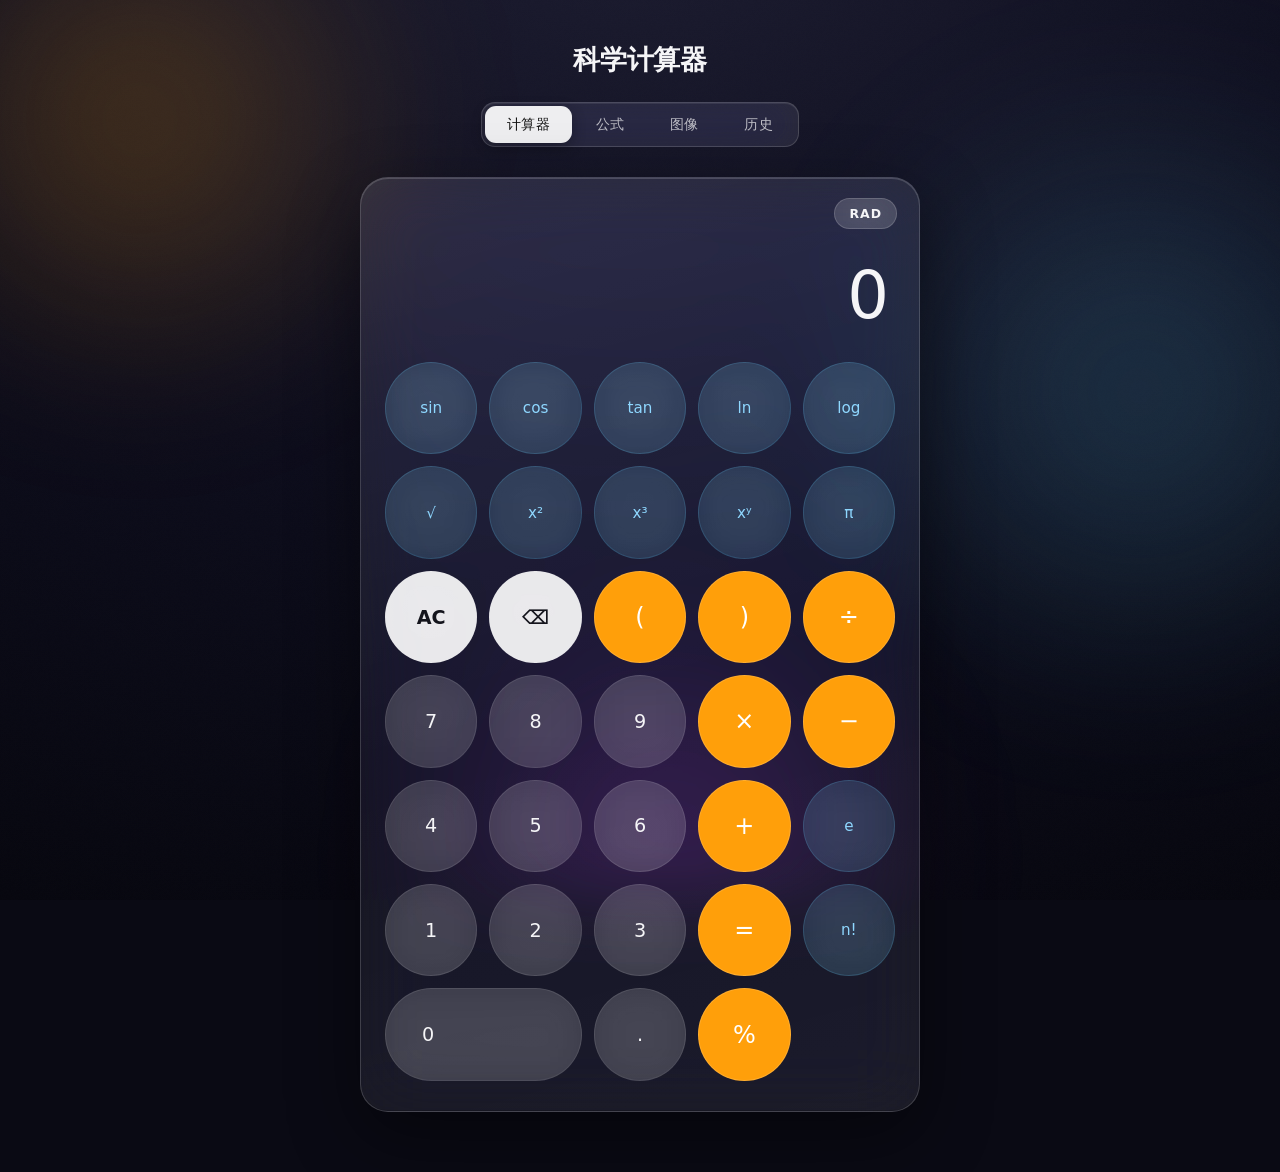
<file: index.html>
﻿<!DOCTYPE html>
<html lang="zh-CN">
<head>
<meta charset="UTF-8">
<meta name="viewport" content="width=device-width, initial-scale=1.0">
<title>科学计算器</title>
<link rel="stylesheet" href="style.css">
</head>
<body>
<div class="bg" aria-hidden="true">
  <div class="blob blob-1"></div>
  <div class="blob blob-2"></div>
  <div class="blob blob-3"></div>
</div>
<div class="app-container">
  <div class="header">
    <h1>科学计算器</h1>
  </div>
  <div class="tabs">
    <button class="tab-btn active" onclick="switchTab(this,'calculator')">计算器</button>
    <button class="tab-btn" onclick="switchTab(this,'formula')">公式</button>
    <button class="tab-btn" onclick="switchTab(this,'plot')">图像</button>
    <button class="tab-btn" onclick="switchTab(this,'history')">历史</button>
  </div>
  <div id="tab-calculator" class="tab-content active">
    <div class="glass-card calc-panel">
      <button class="angle-toggle" id="angleToggle" onclick="toggleAngle()">RAD</button>
      <div class="calc-display">
        <div class="expr-line" id="exprLine"></div>
        <div class="result-line" id="resultLine">0</div>
      </div>
      <div class="calc-grid">
        <button class="calc-btn function" onclick="insertFunc(`sin(`)">sin</button>
        <button class="calc-btn function" onclick="insertFunc(`cos(`)">cos</button>
        <button class="calc-btn function" onclick="insertFunc(`tan(`)">tan</button>
        <button class="calc-btn function" onclick="insertFunc(`ln(`)">ln</button>
        <button class="calc-btn function" onclick="insertFunc(`log(`)">log</button>
        <button class="calc-btn function" onclick="insertFunc(`sqrt(`)">√</button>
        <button class="calc-btn function" onclick="insertFunc(`^2`)">x²</button>
        <button class="calc-btn function" onclick="insertFunc(`^3`)">x³</button>
        <button class="calc-btn function" onclick="insertFunc(`^`)">xʸ</button>
        <button class="calc-btn function" onclick="insertFunc(`pi`)">π</button>
        <button class="calc-btn clear" onclick="clearAll()">AC</button>
        <button class="calc-btn clear" onclick="deleteLast()">⌫</button>
        <button class="calc-btn operator" onclick="insertOp(`(`)">(</button>
        <button class="calc-btn operator" onclick="insertOp(`)`)">)</button>
        <button class="calc-btn operator" onclick="insertOp(`/`)">÷</button>
        <button class="calc-btn" onclick="insertNum(`7`)">7</button>
        <button class="calc-btn" onclick="insertNum(`8`)">8</button>
        <button class="calc-btn" onclick="insertNum(`9`)">9</button>
        <button class="calc-btn operator" onclick="insertOp(`*`)">×</button>
        <button class="calc-btn operator" onclick="insertOp(`-`)">−</button>
        <button class="calc-btn" onclick="insertNum(`4`)">4</button>
        <button class="calc-btn" onclick="insertNum(`5`)">5</button>
        <button class="calc-btn" onclick="insertNum(`6`)">6</button>
        <button class="calc-btn operator" onclick="insertOp(`+`)">+</button>
        <button class="calc-btn function" onclick="insertFunc(`e`)">e</button>
        <button class="calc-btn" onclick="insertNum(`1`)">1</button>
        <button class="calc-btn" onclick="insertNum(`2`)">2</button>
        <button class="calc-btn" onclick="insertNum(`3`)">3</button>
        <button class="calc-btn equals" onclick="calculate()">=</button>
        <button class="calc-btn function" onclick="insertFunc(`fact(`)">n!</button>
        <button class="calc-btn zero" onclick="insertNum(`0`)">0</button>
        <button class="calc-btn" onclick="insertNum(`.`)">.</button>
        <button class="calc-btn operator" onclick="insertOp(`%`)">%</button>
      </div>
    </div>
  </div>
  <div id="tab-formula" class="tab-content">
    <div class="formula-section">
      <div class="glass-card">
        <h3 style="font-weight:400;margin-bottom:15px;color:var(--text-dim)">自定义公式编辑器</h3>
        <p style="font-size:0.9rem;color:var(--text-dim);margin-bottom:15px">输入数学表达式（如 a*x^2+b*x+c），系统将自动识别变量</p>
        <div class="preset-block">
          <div class="preset-head">
            <h3>预设公式</h3>
            <span class="preset-hint">点击即可填入并演示计算</span>
          </div>
          <div class="preset-list" id="presetList"></div>
        </div>
        <div class="formula-input-group">
          <input type="text" class="formula-input" id="formulaInput" placeholder="输入公式表达式，例如: a*x^2 + b*x + c" oninput="parseFormula()">
        </div>
        <div id="variablesPanel" class="variables-panel" style="display:none">
          <h4 style="font-size:0.95rem;color:var(--text-dim);margin-bottom:10px">识别到的变量（点击可快速填入）</h4>
          <div class="variable-list" id="variableTags"></div>
          <div class="variable-inputs" id="variableInputs"></div>
          <div style="display:flex;gap:10px;margin-top:15px">
            <button class="btn btn-primary" onclick="calculateFormula()">一键计算</button>
            <button class="btn" onclick="saveFormula()">保存公式</button>
            <button class="btn btn-danger" onclick="resetFormula()">重置</button>
          </div>
        </div>
        <div id="formulaResult" style="display:none">
          <div class="result-display">
            <div class="result-title">计算结果</div>
            <div class="result-value" id="resultValue"></div>
            <div class="result-process" id="resultProcess"></div>
          </div>
        </div>
      </div>
      <div class="glass-card saved-formulas">
        <h3>已保存的公式</h3>
        <div id="savedFormulasList">
          <div class="empty-state">
            <div class="empty-state-icon">📋</div>
            <div class="empty-state-text">暂无保存的公式</div>
          </div>
        </div>
      </div>
    </div>
  </div>
    <div id="tab-plot" class="tab-content">
    <div class="plot-section">
      <div class="glass-card plot-card">
        <div class="plot-head">
          <h3>函数图像</h3>
          <span class="plot-hint">滚轮缩放 · 拖拽平移 · 点击曲线标注点（再点删除）</span>
        </div>
        <div class="plot-toolbar">
          <input type="text" id="plotFunctionInput" placeholder="例如: 2x、sin(x)、lnx、x^2+1" onkeydown="if(event.key==='Enter')addFunction()">
          <button class="btn btn-primary" onclick="addFunction()">添加函数</button>
        </div>
        <div class="plot-viewport" id="plotViewport">
          <canvas id="plotCanvas"></canvas>
          <div class="plot-crosshair plot-crosshair-x" id="plotCrossX"></div>
          <div class="plot-crosshair plot-crosshair-y" id="plotCrossY"></div>
          <div class="plot-readout" id="plotReadout"></div>
          <div class="plot-zoom-controls">
            <button class="zoom-btn" onclick="plotZoom(1.35)" title="缩小">−</button>
            <button class="zoom-btn" onclick="plotZoom(1/1.35)" title="放大">+</button>
            <button class="zoom-btn" onclick="plotFit()" title="适配视图">⛶</button>
            <button class="zoom-btn" id="plotFullscreenBtn" onclick="togglePlotFullscreen()" title="全屏">⤢</button>
            <button class="zoom-btn" onclick="plotReset()" title="重置视图">⌂</button>
          </div>
        </div>
        <div class="functions-list" id="functionsList"></div>
      </div>
    </div>
  </div><div id="tab-history" class="tab-content">
    <div class="history-section">
      <div class="glass-card">
        <div style="display:flex;justify-content:space-between;align-items:center;margin-bottom:20px">
          <h3 style="font-weight:400;color:var(--text-dim)">计算历史</h3>
          <button class="btn btn-danger" onclick="clearHistory()">清空历史</button>
        </div>
        <div id="historyList">
          <div class="empty-state">
            <div class="empty-state-icon">📜</div>
            <div class="empty-state-text">暂无历史记录</div>
          </div>
        </div>
      </div>
    </div>
  </div>
</div>
<script src="script.js"></script>
</body>
</html>
</file>
<file: style.css>
﻿*{margin:0;padding:0;box-sizing:border-box}
:root{
  --text:#f5f5f7;
  --text-dim:rgba(245,245,247,0.72);
  --text-faint:rgba(245,245,247,0.5);
  --accent:#ff9f0a;
  --accent-hover:#ffb340;
  --cyan:#64d2ff;
  --danger:#ff453a;
  --success:#32d74b;
  --glass-bg:rgba(255,255,255,0.08);
  --glass-strong:rgba(255,255,255,0.14);
  --glass-border:rgba(255,255,255,0.16);
  --glass-shadow:0 24px 70px rgba(0,0,0,0.45);
}
html{color-scheme:dark}
body{
  min-height:100vh;
  background:#0a0a14;
  font-family:-apple-system,BlinkMacSystemFont,"SF Pro Display","SF Pro Text","Segoe UI",system-ui,sans-serif;
  color:var(--text);
  overflow-x:hidden;
  -webkit-font-smoothing:antialiased;
  font-optical-sizing:auto;
  text-rendering:optimizeLegibility;
}
.bg{position:fixed;inset:0;z-index:-1;overflow:hidden;background:radial-gradient(120% 120% at 50% -10%,#1c1c30 0%,#0d0d1c 55%,#07070f 100%)}
.blob{position:absolute;border-radius:50%;filter:blur(90px);opacity:0.55;will-change:transform}
.blob-1{width:560px;height:560px;left:-140px;top:-160px;background:radial-gradient(circle,rgba(255,159,10,0.5),transparent 70%)}
.blob-2{width:640px;height:640px;right:-180px;top:8%;background:radial-gradient(circle,rgba(100,210,255,0.42),transparent 70%)}
.blob-3{width:520px;height:520px;left:32%;bottom:-220px;background:radial-gradient(circle,rgba(191,90,242,0.4),transparent 70%)}
.bg::after{content:"";position:absolute;inset:0;background-image:url("data:image/svg+xml,%3Csvg xmlns='http://www.w3.org/2000/svg' width='160' height='160'%3E%3Cfilter id='n'%3E%3CfeTurbulence type='fractalNoise' baseFrequency='0.9' numOctaves='2'/%3E%3C/filter%3E%3Crect width='100%25' height='100%25' filter='url(%23n)' opacity='0.05'/%3E%3C/svg%3E");opacity:0.4;mix-blend-mode:overlay;pointer-events:none}
.app-container{max-width:1200px;margin:0 auto;padding:32px 20px 60px;min-height:100vh;display:flex;flex-direction:column}
.header{text-align:center;padding:10px 0 2px}
.header h1{font-size:1.7rem;font-weight:600;letter-spacing:-0.01em;color:var(--text)}
.tabs{display:flex;justify-content:center;gap:2px;margin:22px auto 30px;width:fit-content;max-width:100%;padding:3px;background:var(--glass-bg);border:1px solid var(--glass-border);border-radius:14px;backdrop-filter:blur(24px) saturate(180%);-webkit-backdrop-filter:blur(24px) saturate(180%);box-shadow:inset 0 1px 0 rgba(255,255,255,0.08)}
.tab-btn{flex:1;border:none;background:transparent;color:var(--text-dim);padding:9px 22px;border-radius:11px;cursor:pointer;font:inherit;font-size:0.9rem;font-weight:500;letter-spacing:0.01em;white-space:nowrap;transition:background-color 0.22s ease,color 0.22s ease}
.tab-btn:hover{color:var(--text)}
.tab-btn:active{color:var(--text)}
.tab-btn.active{background:rgba(255,255,255,0.92);color:#111;box-shadow:0 4px 14px rgba(0,0,0,0.3)}
.tab-content{display:none;animation:tabIn 0.32s cubic-bezier(0.25,0.46,0.45,0.94)}
.tab-content.active{display:block}
@keyframes tabIn{from{opacity:0;transform:translateY(8px)}to{opacity:1;transform:none}}
.glass-card{
  position:relative;
  background:linear-gradient(165deg,rgba(255,255,255,0.105) 0%,rgba(255,255,255,0.05) 55%,rgba(255,255,255,0.075) 100%);
  backdrop-filter:blur(34px) saturate(180%);
  -webkit-backdrop-filter:blur(34px) saturate(180%);
  border:1px solid var(--glass-border);
  border-radius:28px;
  padding:28px;
  margin-bottom:24px;
  box-shadow:var(--glass-shadow),inset 0 1px 0 rgba(255,255,255,0.16),inset 0 -1px 0 rgba(0,0,0,0.12);
}
.calc-panel{max-width:560px;margin:0 auto;padding:24px 24px 30px}
.calc-display{display:flex;flex-direction:column;justify-content:flex-end;align-items:flex-end;min-height:150px;padding:14px 8px 22px;overflow:hidden}
.expr-line{font-size:1.15rem;color:var(--text-faint);text-align:right;min-height:28px;word-break:break-all;letter-spacing:0.01em;font-variant-numeric:tabular-nums;line-height:1.4}
.result-line{font-size:clamp(2.7rem,8vw,4.1rem);font-weight:200;letter-spacing:-0.03em;text-align:right;color:var(--text);min-height:1.05em;word-break:break-all;font-variant-numeric:tabular-nums;line-height:1.05}
.angle-toggle{position:absolute;top:20px;right:22px;z-index:2;padding:7px 14px;border:1px solid var(--glass-border);background:var(--glass-strong);backdrop-filter:blur(20px);-webkit-backdrop-filter:blur(20px);color:var(--text);border-radius:999px;cursor:pointer;font:inherit;font-size:0.78rem;font-weight:600;letter-spacing:0.08em;transition:background-color 0.2s ease,transform 0.12s ease}
.angle-toggle:hover{background:rgba(255,255,255,0.24)}
.angle-toggle:active{transform:scale(0.92)}
.calc-grid{display:grid;grid-template-columns:repeat(5,1fr);gap:12px;margin-top:10px}
.calc-btn{
  aspect-ratio:1;
  border:1px solid rgba(255,255,255,0.1);
  background:var(--glass-strong);
  backdrop-filter:blur(18px) saturate(160%);
  -webkit-backdrop-filter:blur(18px) saturate(160%);
  color:var(--text);
  border-radius:50%;
  cursor:pointer;
  font:inherit;
  font-size:1.2rem;
  display:flex;align-items:center;justify-content:center;
  user-select:none;-webkit-user-select:none;
  -webkit-tap-highlight-color:transparent;
  font-variant-numeric:tabular-nums;
  transition:background-color 0.15s ease,transform 0.12s ease,border-color 0.15s ease;
}
.calc-btn:hover{background:rgba(255,255,255,0.22);border-color:rgba(255,255,255,0.16)}
.calc-btn:active{transform:scale(0.9);background:rgba(255,255,255,0.3)}
.calc-btn.operator,.calc-btn.equals{background:var(--accent);border-color:rgba(255,255,255,0.14);color:#fff;font-size:1.5rem;font-weight:500}
.calc-btn.operator:hover,.calc-btn.equals:hover{background:var(--accent-hover)}
.calc-btn.operator:active,.calc-btn.equals:active{background:#ffc467}
.calc-btn.function{background:rgba(100,210,255,0.13);border-color:rgba(100,210,255,0.18);color:#8fd8ff;font-size:0.95rem;font-weight:500}
.calc-btn.function:hover{background:rgba(100,210,255,0.22)}
.calc-btn.function:active{background:rgba(100,210,255,0.3)}
.calc-btn.clear{background:rgba(255,255,255,0.9);border-color:transparent;color:#14141c;font-weight:600}
.calc-btn.clear:hover{background:#fff}
.calc-btn.clear:active{background:rgba(255,255,255,0.72)}
.calc-btn.zero{grid-column:span 2;aspect-ratio:auto;border-radius:999px;justify-content:flex-start;padding-left:36px}
.btn{padding:11px 22px;border:1px solid var(--glass-border);background:var(--glass-strong);backdrop-filter:blur(20px);-webkit-backdrop-filter:blur(20px);color:var(--text);border-radius:999px;cursor:pointer;font:inherit;font-size:0.92rem;font-weight:500;transition:background-color 0.2s ease,transform 0.12s ease;white-space:nowrap}
.btn:hover{background:rgba(255,255,255,0.22)}
.btn:active{transform:scale(0.96)}
.btn-primary{background:var(--accent);border-color:transparent;color:#fff;font-weight:600}
.btn-primary:hover{background:var(--accent-hover)}
.btn-danger{color:var(--danger);border-color:rgba(255,69,58,0.4);background:rgba(255,69,58,0.12)}
.btn-danger:hover{background:rgba(255,69,58,0.22)}
.formula-section{max-width:800px;margin:0 auto}
.formula-input-group{display:flex;gap:10px;margin-bottom:20px}
.formula-input,.plot-input-group input,.range-input-group input,.var-input-group input,.modal-input{
  border:1px solid var(--glass-border);
  background:rgba(0,0,0,0.28);
  backdrop-filter:blur(12px);
  -webkit-backdrop-filter:blur(12px);
  color:var(--text);
  border-radius:14px;
  font:inherit;
  outline:none;
  transition:border-color 0.2s ease,box-shadow 0.2s ease;
}
.formula-input:focus,.plot-input-group input:focus,.range-input-group input:focus,.var-input-group input:focus,.modal-input:focus{
  border-color:rgba(100,210,255,0.55);
  box-shadow:0 0 0 3px rgba(100,210,255,0.16);
}
.formula-input{flex:1;padding:14px 18px;font-size:1rem}
.formula-input::placeholder,.plot-input-group input::placeholder{color:var(--text-faint)}
.variables-panel{margin-top:20px}
.variable-tag{padding:8px 16px;border:1px solid rgba(255,159,10,0.35);background:rgba(255,159,10,0.12);border-radius:999px;cursor:pointer;font-size:0.9rem;font-weight:500;transition:background-color 0.2s ease,transform 0.15s ease;color:#ffb340;display:inline-block}
.variable-tag:hover{background:rgba(255,159,10,0.24);transform:scale(1.04)}
.variable-inputs{display:grid;grid-template-columns:repeat(auto-fill,minmax(200px,1fr));gap:12px;margin-bottom:20px}
.var-input-group{display:flex;flex-direction:column;gap:6px}
.var-input-group label{font-size:0.85rem;color:var(--text-dim);padding-left:4px}
.var-input-group input{padding:10px 14px;font-size:0.95rem}
.result-display{background:rgba(0,0,0,0.25);border:1px solid var(--glass-border);border-radius:18px;padding:20px;margin-top:20px;box-shadow:inset 0 1px 0 rgba(255,255,255,0.06)}
.result-title{font-size:0.85rem;color:var(--text-dim);margin-bottom:10px;letter-spacing:0.02em}
.result-value{font-size:2rem;font-weight:300;color:#ffb340;letter-spacing:-0.01em}
.result-process{margin-top:15px;padding-top:15px;border-top:1px solid rgba(255,255,255,0.08);font-size:0.9rem;color:var(--text-dim);line-height:1.8;white-space:pre-wrap}
.saved-formulas{margin-top:30px}
.saved-formulas h3{font-size:1.05rem;font-weight:600;margin-bottom:15px;color:var(--text);letter-spacing:-0.005em}
.formula-item{display:flex;justify-content:space-between;align-items:center;padding:13px 16px;border:1px solid rgba(255,255,255,0.1);background:rgba(255,255,255,0.05);border-radius:14px;margin-bottom:8px;transition:background-color 0.2s ease}
.formula-item:hover{background:rgba(255,255,255,0.09)}
.formula-info{flex:1}
.formula-name{font-weight:600;color:var(--text);margin-bottom:4px}
.formula-expr{font-size:0.85rem;color:var(--text-dim)}
.formula-actions{display:flex;gap:8px}
.formula-actions button{padding:6px 14px;font-size:0.8rem}
.plot-section{max-width:1000px;margin:0 auto}
.plot-head{display:flex;align-items:baseline;justify-content:space-between;gap:10px;margin-bottom:14px}
.plot-head h3{font-size:1.05rem;font-weight:600;color:var(--text);letter-spacing:-0.005em}
.plot-hint{font-size:0.78rem;color:var(--text-faint)}
.plot-toolbar{display:flex;gap:10px;margin-bottom:14px}
.plot-toolbar input{flex:1;min-width:200px;padding:12px 16px;border:1px solid var(--glass-border);background:rgba(0,0,0,0.28);backdrop-filter:blur(12px);-webkit-backdrop-filter:blur(12px);color:var(--text);border-radius:14px;font:inherit;font-size:0.98rem;outline:none;transition:border-color 0.2s ease,box-shadow 0.2s ease}
.plot-toolbar input:focus{border-color:rgba(100,210,255,0.55);box-shadow:0 0 0 3px rgba(100,210,255,0.16)}
.plot-toolbar input::placeholder{color:var(--text-faint)}
.plot-viewport{position:relative;width:100%;height:520px;background:rgba(0,0,0,0.32);border-radius:18px;overflow:hidden;border:1px solid var(--glass-border);box-shadow:inset 0 1px 0 rgba(255,255,255,0.06);cursor:grab;user-select:none;-webkit-user-select:none;touch-action:none}
.plot-viewport.dragging{cursor:grabbing}
.plot-viewport canvas{position:absolute;inset:0;display:block;pointer-events:none}
.plot-readout{position:absolute;left:12px;bottom:10px;padding:6px 12px;background:rgba(18,18,30,0.62);backdrop-filter:blur(12px);-webkit-backdrop-filter:blur(12px);border:1px solid rgba(255,255,255,0.12);border-radius:10px;font-size:0.78rem;color:var(--text);font-variant-numeric:tabular-nums;pointer-events:none;white-space:nowrap;z-index:2}
.plot-zoom-controls{position:absolute;top:10px;right:10px;display:flex;gap:6px;z-index:2}
.zoom-btn{width:32px;height:32px;border-radius:10px;border:1px solid rgba(255,255,255,0.14);background:rgba(18,18,30,0.62);backdrop-filter:blur(12px);-webkit-backdrop-filter:blur(12px);color:var(--text);cursor:pointer;font:inherit;font-size:1rem;display:flex;align-items:center;justify-content:center;transition:background-color 0.15s ease,transform 0.1s ease}
.zoom-btn:hover{background:rgba(255,255,255,0.18)}
.zoom-btn:active{transform:scale(0.92)}
.functions-list{margin-top:14px;display:flex;flex-direction:column;gap:8px}
.function-entry{display:flex;align-items:center;gap:10px;padding:9px 12px;border:1px solid rgba(255,255,255,0.1);background:rgba(255,255,255,0.05);border-radius:12px;transition:background-color 0.2s ease}
.function-entry:hover{background:rgba(255,255,255,0.09)}
.function-color{width:14px;height:14px;border-radius:50%;flex-shrink:0}
.function-text{flex:1;font-size:0.92rem;color:var(--text);cursor:pointer;padding:3px 6px;border-radius:6px;transition:background-color 0.15s ease;font-family:ui-monospace,Consolas,"SF Mono",monospace}
.function-text:hover{background:rgba(100,210,255,0.12);color:#9fdcff}
.function-edit{flex:1;padding:5px 10px;border:1px solid rgba(100,210,255,0.55);background:rgba(0,0,0,0.3);color:var(--text);border-radius:8px;font:inherit;font-family:ui-monospace,Consolas,"SF Mono",monospace;font-size:0.92rem;outline:none}
.function-eye{padding:4px 9px;border:1px solid rgba(255,255,255,0.14);background:transparent;border-radius:8px;color:var(--text-dim);cursor:pointer;font-size:0.8rem;transition:background-color 0.15s ease}
.function-eye:hover{background:rgba(255,255,255,0.14)}
.function-delete{padding:4px 9px;font-size:0.8rem;color:var(--danger);cursor:pointer;border:1px solid rgba(255,69,58,0.4);background:transparent;border-radius:8px;transition:background-color 0.15s ease}
.function-delete:hover{background:rgba(255,69,58,0.2)}.history-section{max-width:800px;margin:0 auto}
.history-item{display:flex;justify-content:space-between;align-items:center;padding:14px 18px;border:1px solid rgba(255,255,255,0.1);background:rgba(255,255,255,0.05);border-radius:16px;margin-bottom:8px;transition:background-color 0.2s ease}
.history-item:hover{background:rgba(255,255,255,0.09)}
.history-info{flex:1}
.history-type{font-size:0.72rem;color:var(--text-faint);margin-bottom:4px;text-transform:uppercase;letter-spacing:0.08em;font-weight:600}
.history-expr{font-size:0.95rem;color:var(--text);margin-bottom:4px}
.history-result{font-size:1.05rem;color:#ffb340;font-weight:600}
.history-time{font-size:0.78rem;color:var(--text-faint)}
.history-actions{display:flex;gap:6px}
.history-actions button{padding:6px 14px;font-size:0.8rem}
.empty-state{text-align:center;padding:60px 20px;color:var(--text-dim)}
.empty-state-icon{font-size:3rem;margin-bottom:15px;opacity:0.5}
.empty-state-text{font-size:1rem}
.modal-overlay{position:fixed;inset:0;background:rgba(5,5,14,0.55);backdrop-filter:blur(18px);-webkit-backdrop-filter:blur(18px);display:flex;align-items:center;justify-content:center;z-index:1000;animation:overlayIn 0.25s ease}
@keyframes overlayIn{from{opacity:0}to{opacity:1}}
.modal{background:rgba(30,30,48,0.78);backdrop-filter:blur(40px) saturate(180%);-webkit-backdrop-filter:blur(40px) saturate(180%);border:1px solid var(--glass-border);border-radius:24px;padding:28px;max-width:500px;width:90%;box-shadow:0 30px 80px rgba(0,0,0,0.5),inset 0 1px 0 rgba(255,255,255,0.14);animation:modalIn 0.28s cubic-bezier(0.25,0.46,0.45,0.94)}
@keyframes modalIn{from{opacity:0;transform:scale(0.96) translateY(8px)}to{opacity:1;transform:none}}
.modal h3{font-size:1.25rem;font-weight:600;margin-bottom:20px;color:var(--text);letter-spacing:-0.01em}
.modal-input{width:100%;padding:12px 16px;font-size:1rem;margin-bottom:15px}
.modal-buttons{display:flex;gap:10px;justify-content:flex-end}
.toast{position:fixed;bottom:32px;left:50%;transform:translateX(-50%);padding:12px 24px;background:rgba(36,36,56,0.72);backdrop-filter:blur(24px) saturate(180%);-webkit-backdrop-filter:blur(24px) saturate(180%);border:1px solid var(--glass-border);color:var(--text);border-radius:999px;font-size:0.92rem;z-index:2000;box-shadow:0 12px 36px rgba(0,0,0,0.4),inset 0 1px 0 rgba(255,255,255,0.12);animation:slideUp 0.3s cubic-bezier(0.25,0.46,0.45,0.94)}
@keyframes slideUp{from{opacity:0;transform:translateX(-50%) translateY(16px)}to{opacity:1;transform:translateX(-50%) translateY(0)}}
button:focus-visible,input:focus-visible{outline:2px solid rgba(100,210,255,0.7);outline-offset:2px}
@supports not ((backdrop-filter:blur(1px)) or (-webkit-backdrop-filter:blur(1px))){
  .glass-card,.tabs,.calc-btn,.angle-toggle,.btn,.modal,.toast{background:rgba(26,26,40,0.97)}
}
@media(max-width:768px){
  .app-container{padding:20px 12px 40px}
  .header h1{font-size:1.4rem}
  .tabs{width:100%;max-width:420px}
  .tab-btn{padding:9px 0;font-size:0.85rem}
  .glass-card{border-radius:22px;padding:20px}
  .calc-panel{padding:20px 14px 24px}
  .calc-grid{grid-template-columns:repeat(4,1fr);gap:10px}
  .calc-btn{font-size:1.05rem}
  .calc-btn.operator,.calc-btn.equals{font-size:1.3rem}
  .calc-btn.function{font-size:0.85rem}
  .result-line{font-size:2.6rem}
  .plot-viewport{height:380px}
}
@media(prefers-reduced-motion:reduce){
  *,*::before,*::after{animation:none!important;transition:none!important}
}
@media(prefers-reduced-transparency:reduce){
  .blob{display:none}
  .glass-card,.tabs,.calc-btn,.angle-toggle,.btn,.modal,.toast{background:#1b1b28;backdrop-filter:none;-webkit-backdrop-filter:none;box-shadow:0 8px 24px rgba(0,0,0,0.4)}
  .calc-btn.clear{background:#e8e8ed;color:#14141c}
  .calc-btn.operator,.calc-btn.equals{background:var(--accent);color:#fff}
}

/* ---- 预设公式 ---- */
.preset-block{margin-bottom:20px}
.preset-head{display:flex;align-items:baseline;gap:10px;margin-bottom:12px}
.preset-head h3{font-size:0.95rem;font-weight:600;color:var(--text)}
.preset-hint{font-size:0.78rem;color:var(--text-faint)}
.preset-list{display:flex;flex-wrap:wrap;gap:10px}
.preset-chip{display:flex;align-items:center;gap:12px;padding:10px 16px;border:1px solid rgba(100,210,255,0.25);background:rgba(100,210,255,0.08);border-radius:16px;cursor:pointer;font:inherit;text-align:left;color:var(--text);transition:background-color 0.2s ease,transform 0.12s ease}
.preset-chip:hover{background:rgba(100,210,255,0.16)}
.preset-chip:active{transform:scale(0.97)}
.preset-icon{width:34px;height:34px;border-radius:50%;display:flex;align-items:center;justify-content:center;background:var(--accent);color:#fff;font-size:0.95rem;flex-shrink:0}
.preset-text{display:flex;flex-direction:column}
.preset-name{font-size:0.92rem;font-weight:600;color:var(--text)}
.preset-desc{font-size:0.78rem;color:var(--text-dim);margin-top:2px}

.plot-crosshair{position:absolute;z-index:1;pointer-events:none;display:none;background:rgba(255,255,255,0.42);box-shadow:0 0 3px rgba(0,0,0,0.5)}
.plot-crosshair-x{left:0;right:0;top:0;height:1px}
.plot-crosshair-y{top:0;bottom:0;left:0;width:1px}

.plot-viewport:fullscreen{width:100vw;height:100vh;border-radius:0;border:none;background:#0a0a14}
.plot-viewport:fullscreen .plot-readout{background:rgba(18,18,30,0.8)}
</file>
